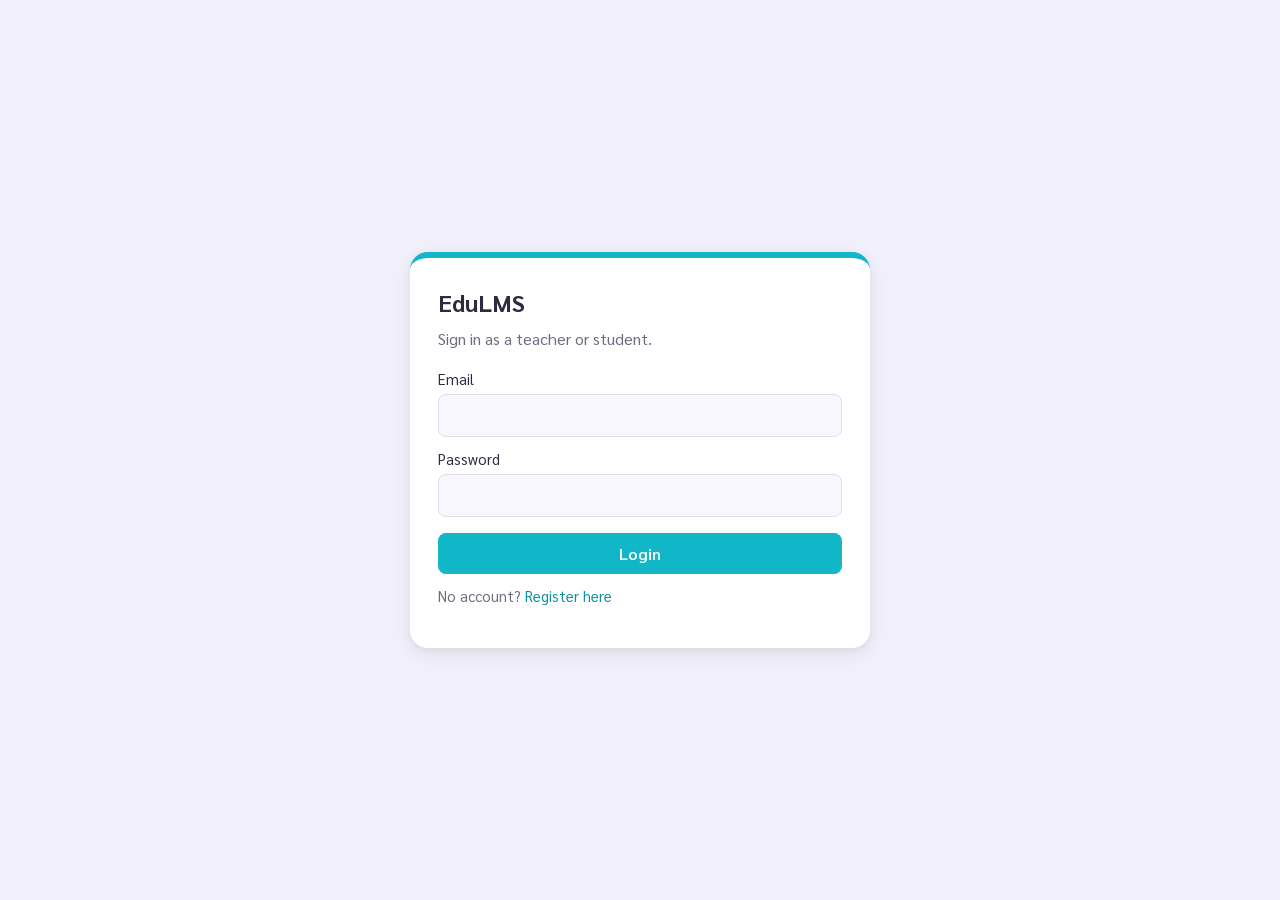
<file: docs/index.html>
<!DOCTYPE html>
<html lang="en">
<head>
  <meta charset="UTF-8" />
  <meta name="viewport" content="width=device-width, initial-scale=1.0" />
  <title>EduLMS | Login</title>
  <link rel="preconnect" href="https://fonts.googleapis.com">
  <link rel="preconnect" href="https://fonts.gstatic.com" crossorigin>
  <link href="https://fonts.googleapis.com/css2?family=Sarabun:wght@400;500;600;700&display=swap" rel="stylesheet">
  <link rel="stylesheet" href="css/styles.css" />
</head>
<body>
  <main class="container-auth">
    <section class="auth-card">
      <h1>EduLMS</h1>
      <p class="subtitle">Sign in as a teacher or student.</p>
      <form id="loginForm">
        <label for="email">Email</label>
        <input id="email" name="email" type="email" required />

        <label for="password">Password</label>
        <input id="password" name="password" type="password" required />

        <button type="submit" style="margin-top:16px;">Login</button>
        <div id="message" class="message hidden"></div>
      </form>
      <p class="auth-footer">No account? <a href="register.html">Register here</a></p>
    </section>
  </main>
  <script src="js/config.js"></script>
  <script src="js/api.js"></script>
  <script src="js/auth.js"></script>
  <script src="js/login.js"></script>
</body>
</html>
</file>
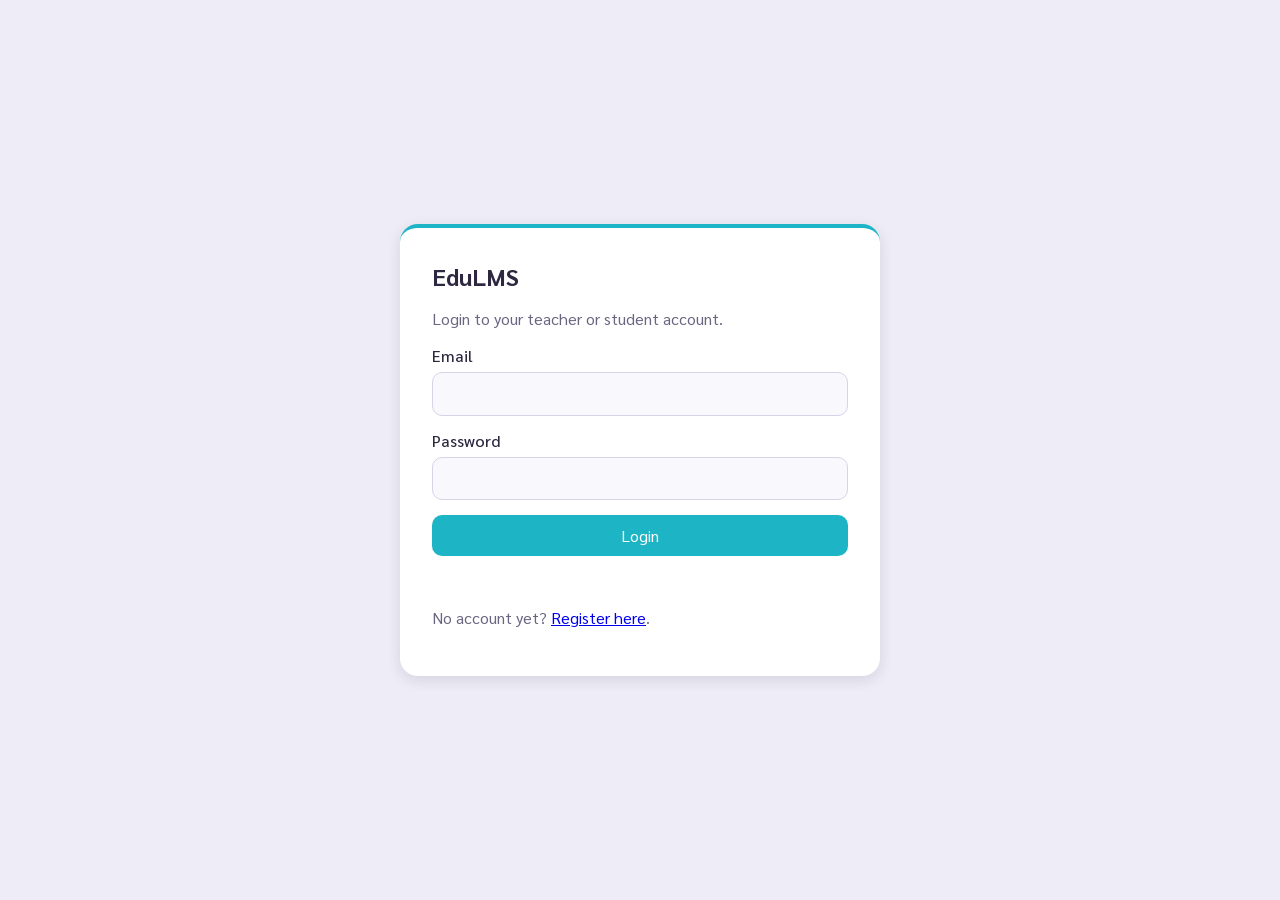
<file: frontend/index.html>
<!DOCTYPE html>
<html lang="en">
  <head>
    <meta charset="UTF-8" />
    <meta name="viewport" content="width=device-width, initial-scale=1.0" />
    <title>EduLMS | Login</title>
    <link rel="preconnect" href="https://fonts.googleapis.com" />
    <link rel="preconnect" href="https://fonts.gstatic.com" crossorigin />
    <link href="https://fonts.googleapis.com/css2?family=Sarabun:wght@300;400;500;600;700&display=swap" rel="stylesheet" />
    <link rel="stylesheet" href="./css/styles.css" />
  </head>
  <body class="auth-page">
    <main class="auth-container">
      <section class="auth-card">
        <h1 class="brand-title">EduLMS</h1>
        <p class="auth-subtitle">Login to your teacher or student account.</p>

        <form id="login-form" class="auth-form">
          <label>
            Email
            <input type="email" id="email" name="email" required />
          </label>
          <label>
            Password
            <input type="password" id="password" name="password" required />
          </label>
          <button type="submit" class="btn btn-primary">Login</button>
        </form>

        <p id="login-message" class="form-message" aria-live="polite"></p>
        <p class="auth-link-row">No account yet? <a href="./pages/register.html">Register here</a>.</p>
      </section>
    </main>

    <script src="./js/config.js"></script>
    <script src="./js/api.js"></script>
    <script src="./js/auth.js"></script>
  </body>
</html>
</file>
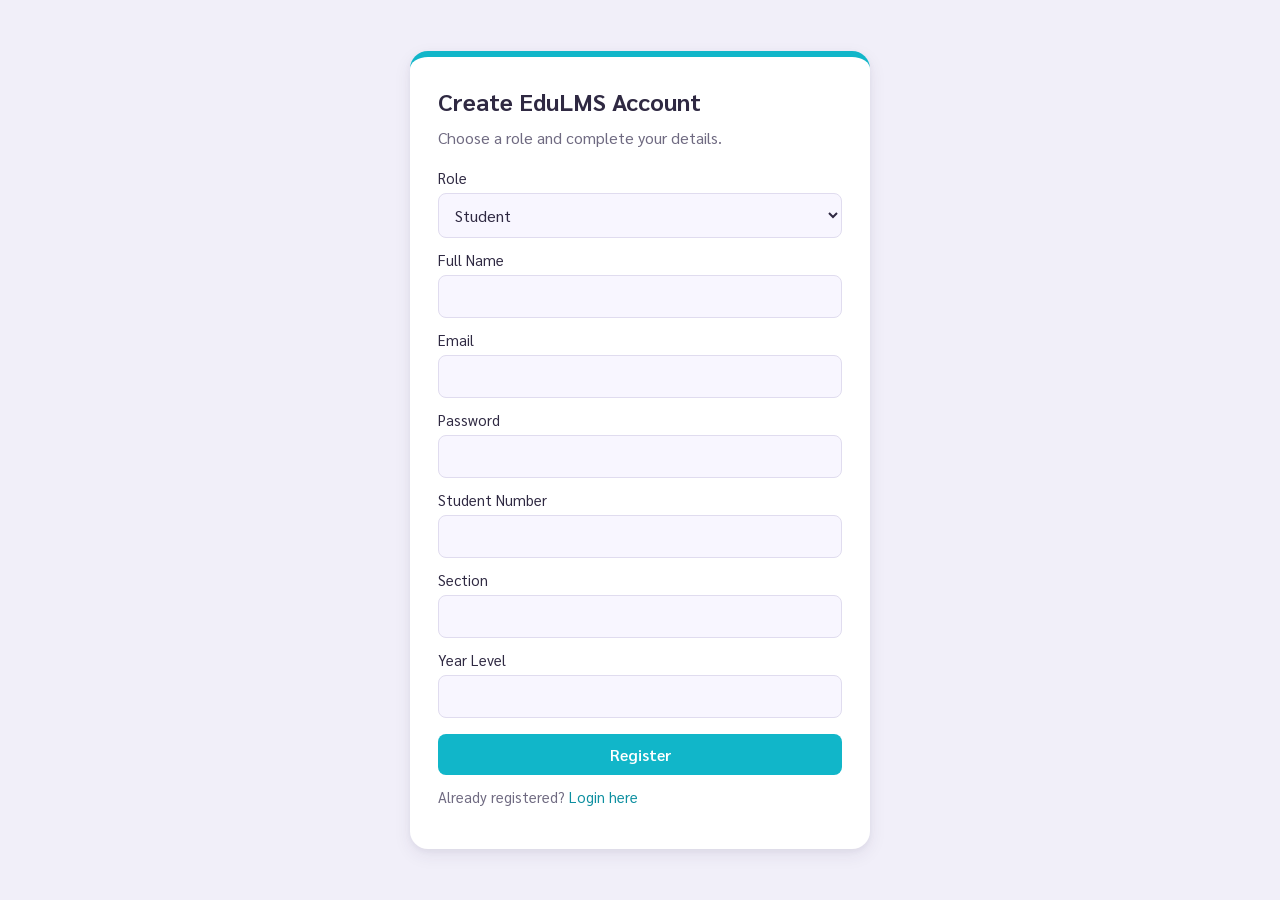
<file: docs/register.html>
<!DOCTYPE html>
<html lang="en">
<head>
  <meta charset="UTF-8" />
  <meta name="viewport" content="width=device-width, initial-scale=1.0" />
  <title>EduLMS | Register</title>
  <link rel="preconnect" href="https://fonts.googleapis.com">
  <link rel="preconnect" href="https://fonts.gstatic.com" crossorigin>
  <link href="https://fonts.googleapis.com/css2?family=Sarabun:wght@400;500;600;700&display=swap" rel="stylesheet">
  <link rel="stylesheet" href="css/styles.css" />
</head>
<body>
  <main class="container-auth">
    <section class="auth-card">
      <h1>Create EduLMS Account</h1>
      <p class="subtitle">Choose a role and complete your details.</p>
      <form id="registerForm">
        <label for="role">Role</label>
        <select id="role" name="role" required>
          <option value="student">Student</option>
          <option value="teacher">Teacher</option>
        </select>

        <label for="full_name">Full Name</label>
        <input id="full_name" name="full_name" required />

        <label for="email">Email</label>
        <input id="email" name="email" type="email" required />

        <label for="password">Password</label>
        <input id="password" name="password" type="password" minlength="8" required />

        <div id="teacherFields" class="hidden">
          <label for="department">Department</label>
          <input id="department" name="department" />
        </div>

        <div id="studentFields">
          <label for="student_number">Student Number</label>
          <input id="student_number" name="student_number" />

          <label for="section">Section</label>
          <input id="section" name="section" />

          <label for="year_level">Year Level</label>
          <input id="year_level" name="year_level" />
        </div>

        <button type="submit" style="margin-top:16px;">Register</button>
        <div id="message" class="message hidden"></div>
      </form>
      <p class="auth-footer">Already registered? <a href="index.html">Login here</a></p>
    </section>
  </main>
  <script src="js/config.js"></script>
  <script src="js/api.js"></script>
  <script src="js/register.js"></script>
</body>
</html>
</file>
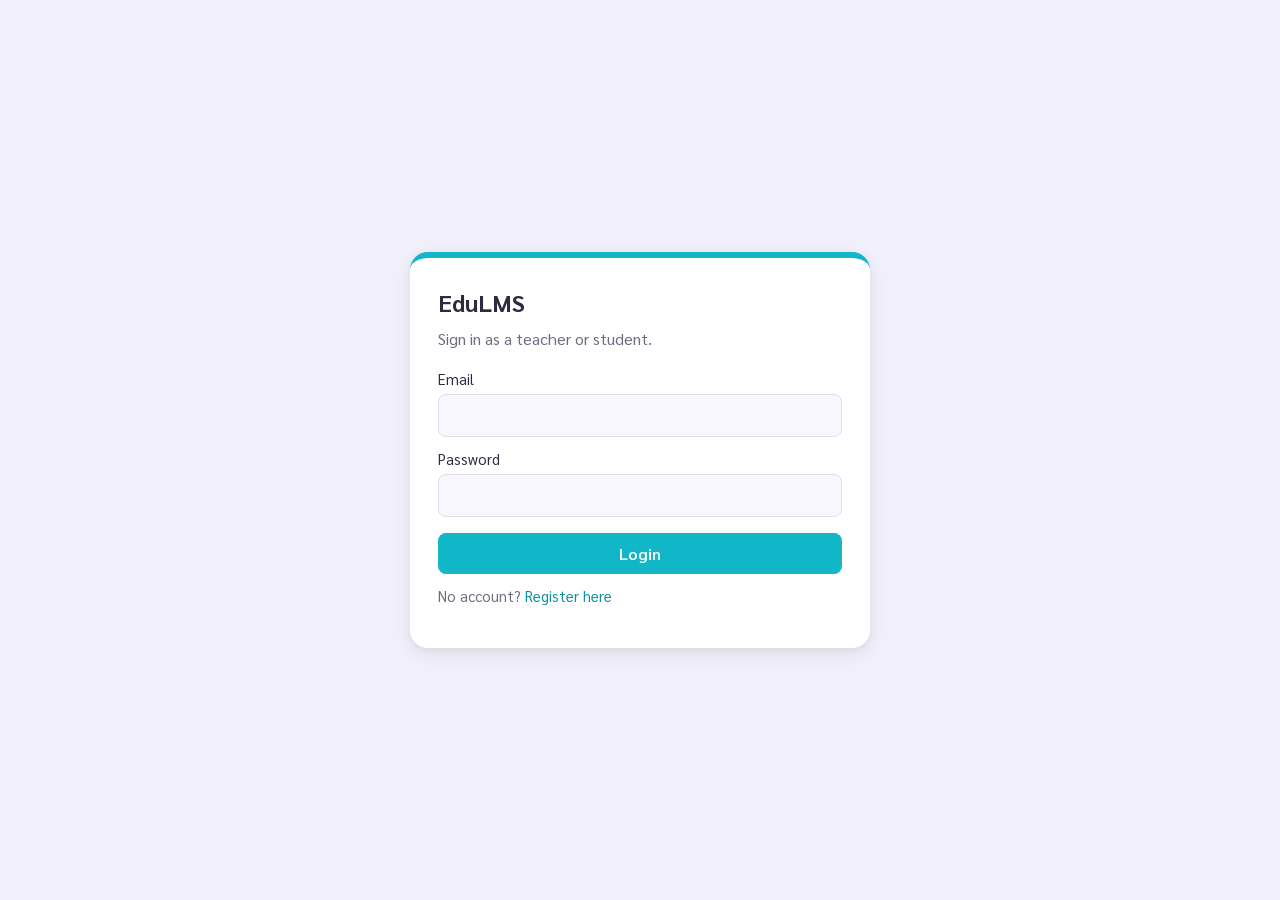
<file: docs/student-dashboard.html>
<!DOCTYPE html>
<html lang="en">
<head>
  <meta charset="UTF-8" />
  <meta name="viewport" content="width=device-width, initial-scale=1.0" />
  <title>EduLMS | Student Dashboard</title>
  <link rel="preconnect" href="https://fonts.googleapis.com">
  <link rel="preconnect" href="https://fonts.gstatic.com" crossorigin>
  <link href="https://fonts.googleapis.com/css2?family=Sarabun:wght@400;500;600;700&display=swap" rel="stylesheet">
  <link rel="stylesheet" href="css/styles.css" />
</head>
<body>
  <div class="app-shell">
    <aside class="sidebar">
      <div class="brand">EduLMS Student</div>
      <a class="nav-link active" href="#">Dashboard</a>
      <a class="nav-link" href="#assignments">Assignments</a>
      <a class="nav-link" href="#announcements">Announcements</a>
      <a class="nav-link" href="#grades">Grades</a>
      <a class="nav-link" href="#calendar">Calendar</a>
      <a class="nav-link" href="#messages">Messages</a>
    </aside>

    <main class="main-content">
      <div class="topbar">
        <strong>Hello, <span id="studentName"></span></strong>
        <div style="display:flex; gap:8px;">
          <button id="themeToggle" class="secondary" type="button">Dark Mode</button>
          <button id="logoutBtn" class="secondary" type="button">Logout</button>
        </div>
      </div>

      <section class="grid-cards">
        <article class="card"><div class="card-head">Assignments</div><div class="card-body"><h2 id="summaryAssignments">0</h2></div></article>
        <article class="card"><div class="card-head">Announcements</div><div class="card-body"><h2 id="summaryAnnouncements">0</h2></div></article>
        <article class="card"><div class="card-head">Grades</div><div class="card-body"><h2 id="summaryGrades">0</h2></div></article>
      </section>

      <section class="layout-two-col" id="assignments">
        <article class="card">
          <div class="card-head">Upcoming Assignments</div>
          <div class="card-body table-wrap">
            <table><thead><tr><th>Title</th><th>Description</th><th>Due Date</th><th>Status</th></tr></thead><tbody id="assignmentsBody"></tbody></table>
          </div>
        </article>
        <article class="card" id="announcements">
          <div class="card-head">Announcement Feed</div>
          <div class="card-body" id="announcementsList"></div>
        </article>
      </section>

      <section class="layout-two-col" style="margin-top:16px;" id="grades">
        <article class="card">
          <div class="card-head">Grades</div>
          <div class="card-body table-wrap">
            <table><thead><tr><th>Assignment</th><th>Score</th><th>Remarks</th><th>Date</th></tr></thead><tbody id="gradesBody"></tbody></table>
          </div>
        </article>
        <article class="card" id="calendar">
          <div class="card-head">Calendar</div>
          <div class="card-body"><ul id="calendarList"></ul></div>
        </article>
      </section>

      <section class="layout-two-col" id="messages" style="margin-top:16px;">
        <article class="card">
          <div class="card-head">Message Teacher</div>
          <div class="card-body">
            <form id="messageForm">
              <label>Teacher User ID</label><input name="receiver_user_id" required>
              <label>Message</label><textarea name="message_body" required></textarea>
              <button type="submit" style="margin-top:12px;">Send</button>
              <div class="message hidden"></div>
            </form>
          </div>
        </article>
        <article class="card">
          <div class="card-head">Recent Messages</div>
          <div class="card-body"><ul id="messageHistory"></ul></div>
        </article>
      </section>
    </main>
  </div>
  <script src="js/config.js"></script>
  <script src="js/api.js"></script>
  <script src="js/auth.js"></script>
  <script src="js/student-dashboard.js"></script>
</body>
</html>
</file>
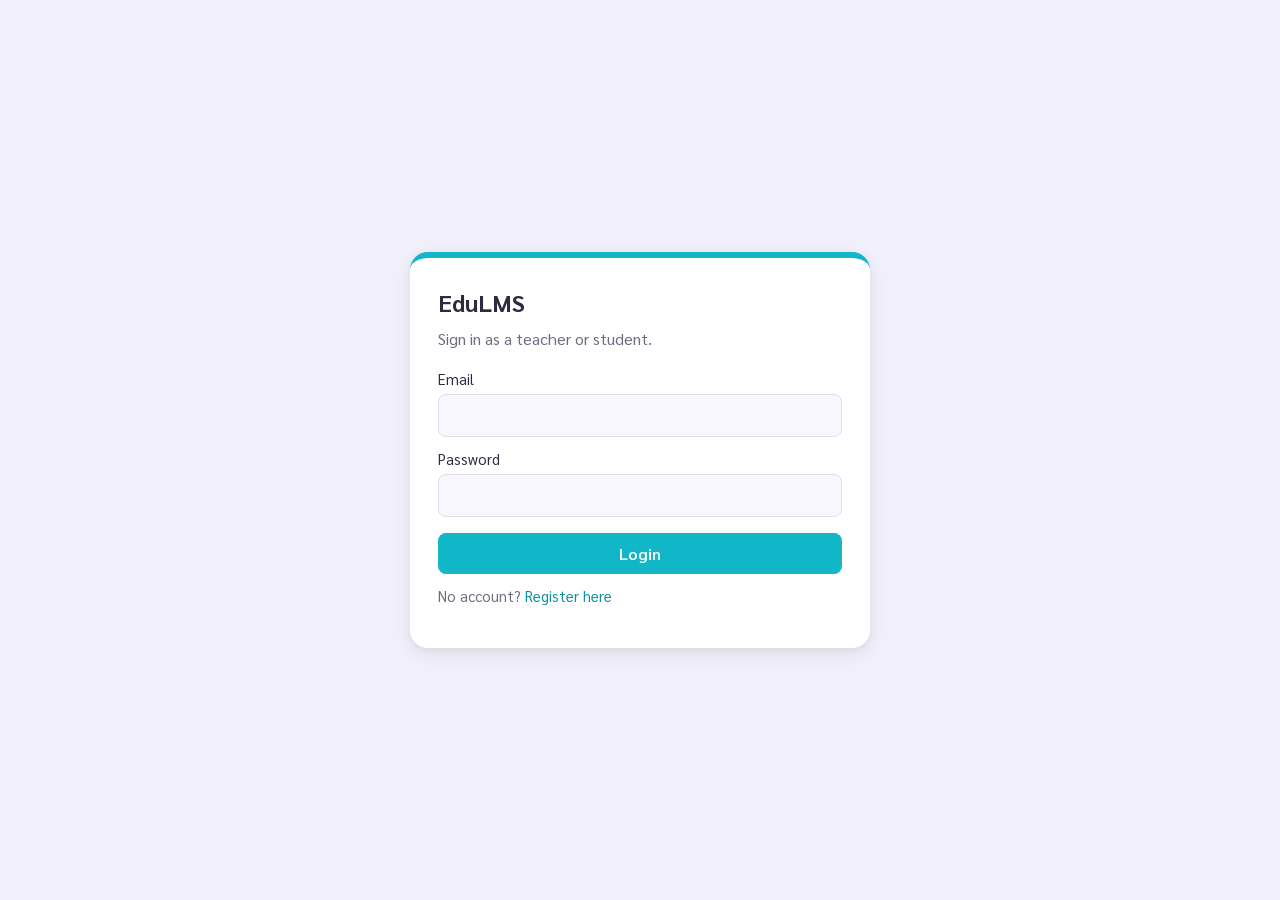
<file: docs/teacher-dashboard.html>
<!DOCTYPE html>
<html lang="en">
<head>
  <meta charset="UTF-8" />
  <meta name="viewport" content="width=device-width, initial-scale=1.0" />
  <title>EduLMS | Teacher Dashboard</title>
  <link rel="preconnect" href="https://fonts.googleapis.com">
  <link rel="preconnect" href="https://fonts.gstatic.com" crossorigin>
  <link href="https://fonts.googleapis.com/css2?family=Sarabun:wght@400;500;600;700&display=swap" rel="stylesheet">
  <link rel="stylesheet" href="css/styles.css" />
</head>
<body>
  <div class="app-shell">
    <aside class="sidebar">
      <div class="brand">EduLMS Teacher</div>
      <a class="nav-link active" href="#">Dashboard</a>
      <a class="nav-link" href="#students">Student Management</a>
      <a class="nav-link" href="#assignments">Assignments</a>
      <a class="nav-link" href="#announcements">Announcements</a>
      <a class="nav-link" href="#grades">Grades</a>
      <a class="nav-link" href="#calendar">Calendar</a>
    </aside>

    <main class="main-content">
      <div class="topbar">
        <strong>Welcome, <span id="teacherName"></span></strong>
        <div style="display:flex; gap:8px;">
          <button id="themeToggle" class="secondary" type="button">Dark Mode</button>
          <button id="logoutBtn" class="secondary" type="button">Logout</button>
        </div>
      </div>

      <section class="grid-cards">
        <article class="card"><div class="card-head">Students</div><div class="card-body"><h2 id="summaryStudents">0</h2></div></article>
        <article class="card"><div class="card-head">Assignments</div><div class="card-body"><h2 id="summaryAssignments">0</h2></div></article>
        <article class="card"><div class="card-head">Announcements</div><div class="card-body"><h2 id="summaryAnnouncements">0</h2></div></article>
        <article class="card"><div class="card-head">Grades Recorded</div><div class="card-body"><h2 id="summaryGrades">0</h2></div></article>
      </section>

      <section class="layout-two-col">
        <article class="card" id="students">
          <div class="card-head">Student Master List</div>
          <div class="card-body table-wrap">
            <table><thead><tr><th>Student #</th><th>Name</th><th>Section</th><th>Year</th></tr></thead><tbody id="studentsBody"></tbody></table>
          </div>
        </article>

        <article class="card">
          <div class="card-head">Add Student</div>
          <div class="card-body">
            <form id="addStudentForm">
              <label>Full Name</label><input name="full_name" required>
              <label>Email</label><input name="email" type="email" required>
              <label>Password</label><input name="password" type="password" minlength="8" required>
              <label>Student Number</label><input name="student_number" required>
              <label>Section</label><input name="section" required>
              <label>Year Level</label><input name="year_level" required>
              <button type="submit" style="margin-top:12px;">Add Student</button>
              <div class="message hidden"></div>
            </form>
          </div>
        </article>
      </section>

      <section class="layout-two-col" id="assignments" style="margin-top:16px;">
        <article class="card">
          <div class="card-head">Assignments</div>
          <div class="card-body table-wrap">
            <table><thead><tr><th>Title</th><th>Description</th><th>Due Date</th><th>Status</th></tr></thead><tbody id="assignmentsBody"></tbody></table>
          </div>
        </article>
        <article class="card">
          <div class="card-head">Create Assignment</div>
          <div class="card-body">
            <form id="assignmentForm">
              <label>Title</label><input name="title" required>
              <label>Description</label><textarea name="description" required></textarea>
              <label>Due Date</label><input name="due_date" type="date" required>
              <label>Status</label><select name="status"><option>Open</option><option>Closed</option></select>
              <button type="submit" style="margin-top:12px;">Create</button>
              <div class="message hidden"></div>
            </form>
          </div>
        </article>
      </section>

      <section class="layout-two-col" id="announcements" style="margin-top:16px;">
        <article class="card">
          <div class="card-head">Announcements Feed</div>
          <div class="card-body" id="announcementsList"></div>
        </article>
        <article class="card">
          <div class="card-head">Post Announcement</div>
          <div class="card-body">
            <form id="announcementForm">
              <label>Title</label><input name="title" required>
              <label>Content</label><textarea name="content" required></textarea>
              <button type="submit" style="margin-top:12px;">Post</button>
              <div class="message hidden"></div>
            </form>
          </div>
        </article>
      </section>

      <section class="layout-two-col" id="grades" style="margin-top:16px;">
        <article class="card">
          <div class="card-head">Grades</div>
          <div class="card-body table-wrap">
            <table><thead><tr><th>Student</th><th>Assignment</th><th>Score</th><th>Remarks</th></tr></thead><tbody id="gradesBody"></tbody></table>
          </div>
        </article>
        <article class="card">
          <div class="card-head">Assign Grade</div>
          <div class="card-body">
            <form id="gradeForm">
              <label>Student ID</label><input name="student_id" required>
              <label>Assignment ID</label><input name="assignment_id" required>
              <label>Score</label><input name="score" type="number" step="0.01" required>
              <label>Remarks</label><input name="remarks" required>
              <button type="submit" style="margin-top:12px;">Save Grade</button>
              <div class="message hidden"></div>
            </form>
          </div>
        </article>
      </section>

      <section class="card" id="calendar" style="margin-top:16px;">
        <div class="card-head">Calendar Overview</div>
        <div class="card-body"><ul id="calendarList"></ul></div>
      </section>
    </main>
  </div>
  <script src="js/config.js"></script>
  <script src="js/api.js"></script>
  <script src="js/auth.js"></script>
  <script src="js/teacher-dashboard.js"></script>
</body>
</html>
</file>
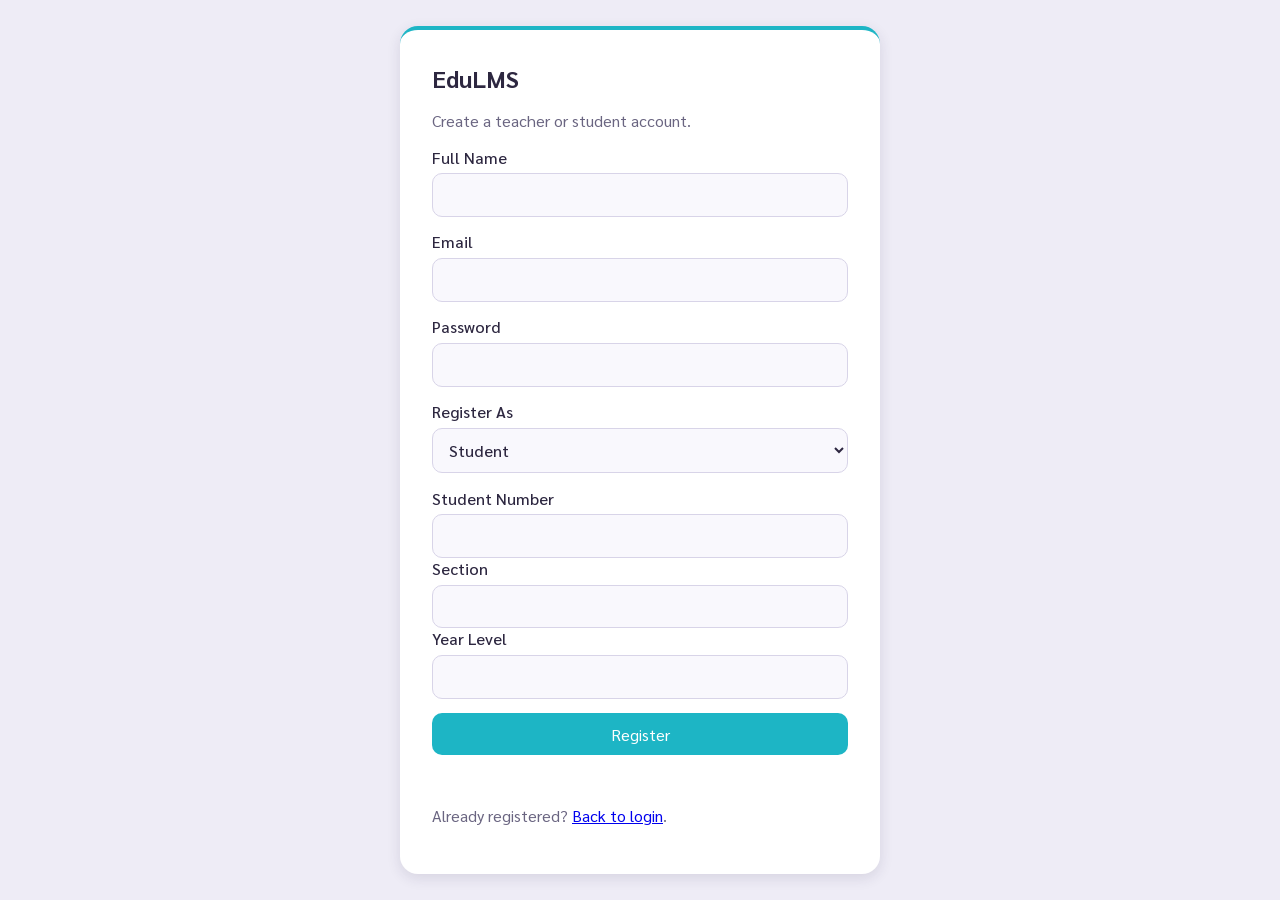
<file: frontend/pages/register.html>
<!DOCTYPE html>
<html lang="en">
  <head>
    <meta charset="UTF-8" />
    <meta name="viewport" content="width=device-width, initial-scale=1.0" />
    <title>EduLMS | Register</title>
    <link rel="preconnect" href="https://fonts.googleapis.com" />
    <link rel="preconnect" href="https://fonts.gstatic.com" crossorigin />
    <link href="https://fonts.googleapis.com/css2?family=Sarabun:wght@300;400;500;600;700&display=swap" rel="stylesheet" />
    <link rel="stylesheet" href="../css/styles.css" />
  </head>
  <body class="auth-page">
    <main class="auth-container">
      <section class="auth-card">
        <h1 class="brand-title">EduLMS</h1>
        <p class="auth-subtitle">Create a teacher or student account.</p>

        <form id="register-form" class="auth-form">
          <label>
            Full Name
            <input type="text" id="full_name" name="full_name" required />
          </label>
          <label>
            Email
            <input type="email" id="email" name="email" required />
          </label>
          <label>
            Password
            <input type="password" id="password" name="password" minlength="8" required />
          </label>
          <label>
            Register As
            <select id="role" name="role" required>
              <option value="student">Student</option>
              <option value="teacher">Teacher</option>
            </select>
          </label>

          <div id="student-fields" class="role-fields">
            <label>
              Student Number
              <input type="text" id="student_number" name="student_number" />
            </label>
            <label>
              Section
              <input type="text" id="section" name="section" />
            </label>
            <label>
              Year Level
              <input type="text" id="year_level" name="year_level" />
            </label>
          </div>

          <div id="teacher-fields" class="role-fields hidden">
            <label>
              Department
              <input type="text" id="department" name="department" />
            </label>
          </div>

          <button type="submit" class="btn btn-primary">Register</button>
        </form>

        <p id="register-message" class="form-message" aria-live="polite"></p>
        <p class="auth-link-row">Already registered? <a href="../index.html">Back to login</a>.</p>
      </section>
    </main>

    <script src="../js/config.js"></script>
    <script src="../js/api.js"></script>
    <script src="../js/register.js"></script>
  </body>
</html>
</file>
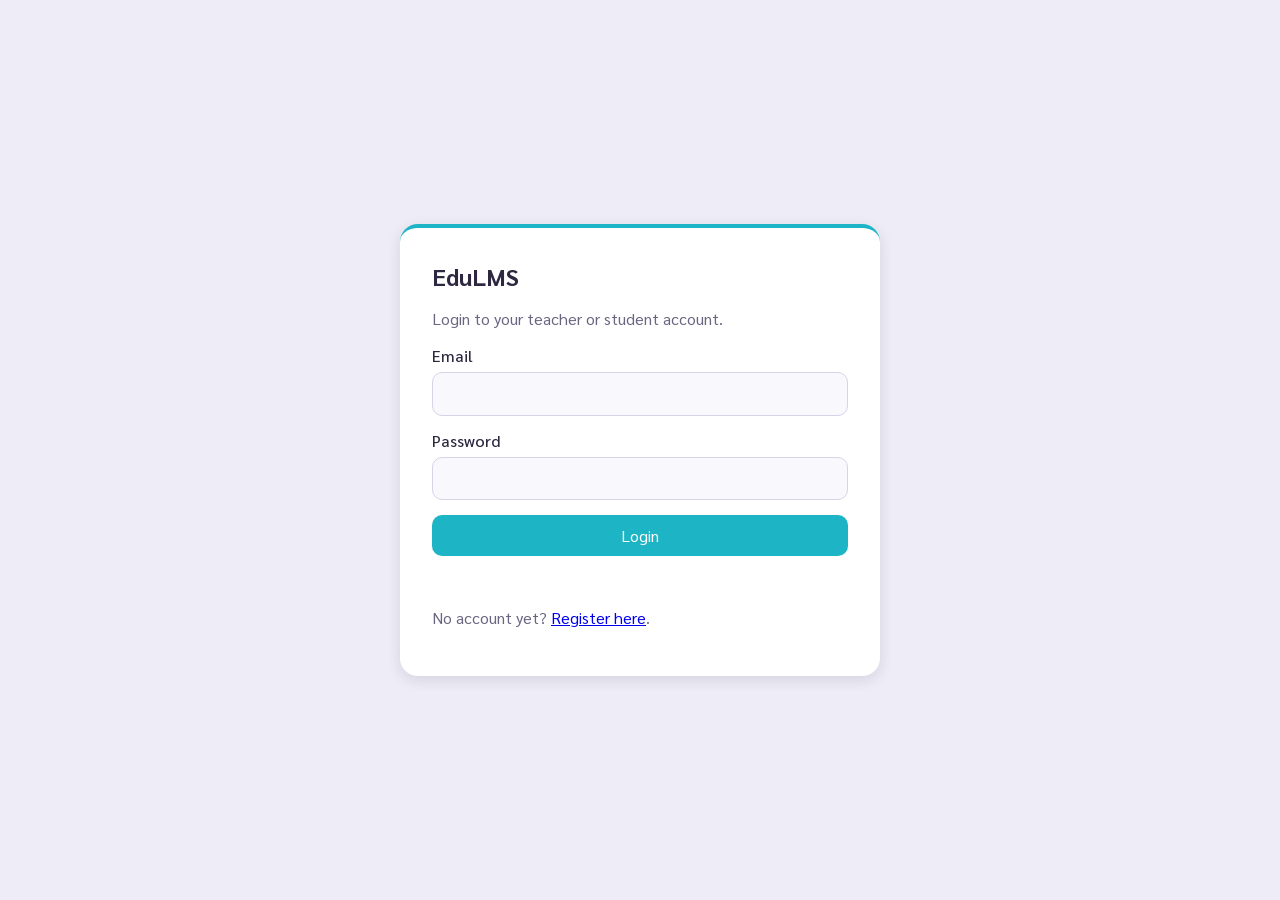
<file: frontend/pages/student-dashboard.html>
<!DOCTYPE html>
<html lang="en">
  <head>
    <meta charset="UTF-8" />
    <meta name="viewport" content="width=device-width, initial-scale=1.0" />
    <title>EduLMS | Student Dashboard</title>
    <link rel="preconnect" href="https://fonts.googleapis.com" />
    <link rel="preconnect" href="https://fonts.gstatic.com" crossorigin />
    <link href="https://fonts.googleapis.com/css2?family=Sarabun:wght@300;400;500;600;700&display=swap" rel="stylesheet" />
    <link rel="stylesheet" href="../css/styles.css" />
  </head>
  <body>
    <div class="dashboard-shell">
      <aside class="sidebar">
        <h1 class="brand-title">EduLMS</h1>
        <nav class="nav-list">
          <button class="nav-item active" data-section="overview">Overview</button>
          <button class="nav-item" data-section="assignments">Assignments</button>
          <button class="nav-item" data-section="announcements">Announcements</button>
          <button class="nav-item" data-section="grades">Grades</button>
          <button class="nav-item" data-section="calendar">Calendar</button>
          <button class="nav-item" data-section="messages">Messages</button>
        </nav>
        <button id="toggle-theme" class="btn btn-secondary">Toggle Theme</button>
      </aside>

      <div class="main-content">
        <header class="top-header">
          <h2>Student Dashboard</h2>
          <div>
            <span id="student-name"></span>
            <button id="logout-btn" class="btn btn-secondary">Logout</button>
          </div>
        </header>

        <section id="overview" class="panel-section active">
          <div class="cards-grid" id="student-summary-cards"></div>
        </section>

        <section id="assignments" class="panel-section">
          <article class="card">
            <h3>Upcoming Assignments</h3>
            <ul id="student-assignment-list" class="stack-list"></ul>
          </article>
        </section>

        <section id="announcements" class="panel-section">
          <article class="card">
            <h3>Announcement Feed</h3>
            <ul id="student-announcement-list" class="stack-list"></ul>
          </article>
        </section>

        <section id="grades" class="panel-section">
          <article class="card">
            <h3>Your Grades</h3>
            <div class="table-wrap">
              <table>
                <thead><tr><th>Assignment ID</th><th>Score</th><th>Remarks</th><th>Date</th></tr></thead>
                <tbody id="student-grade-table"></tbody>
              </table>
            </div>
          </article>
        </section>

        <section id="calendar" class="panel-section">
          <article class="card">
            <h3>Class Calendar</h3>
            <ul id="student-calendar-list" class="stack-list"></ul>
          </article>
        </section>

        <section id="messages" class="panel-section">
          <article class="card">
            <h3>Message Teacher</h3>
            <form id="message-form" class="grid-form">
              <input type="text" name="receiver_user_id" placeholder="Teacher User ID" required />
              <textarea name="message_body" placeholder="Write your message" required></textarea>
              <button type="submit" class="btn btn-primary">Send Message</button>
            </form>
            <p id="message-status" class="form-message"></p>
          </article>
          <article class="card">
            <h3>Recent Messages</h3>
            <ul id="message-list" class="stack-list"></ul>
          </article>
        </section>
      </div>
    </div>

    <script src="../js/config.js"></script>
    <script src="../js/api.js"></script>
    <script src="../js/dashboard-common.js"></script>
    <script src="../js/student-dashboard.js"></script>
  </body>
</html>
</file>
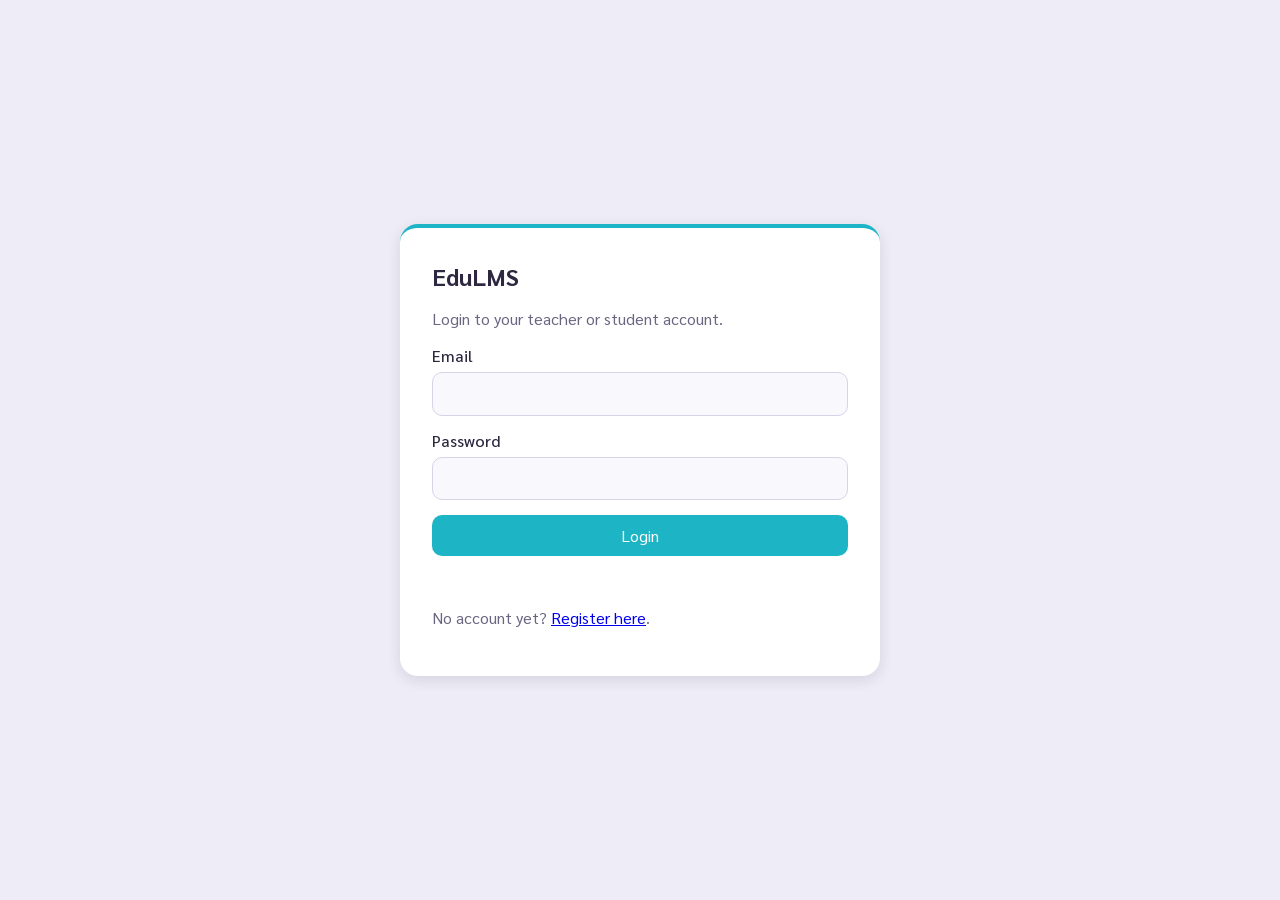
<file: frontend/pages/teacher-dashboard.html>
<!DOCTYPE html>
<html lang="en">
  <head>
    <meta charset="UTF-8" />
    <meta name="viewport" content="width=device-width, initial-scale=1.0" />
    <title>EduLMS | Teacher Dashboard</title>
    <link rel="preconnect" href="https://fonts.googleapis.com" />
    <link rel="preconnect" href="https://fonts.gstatic.com" crossorigin />
    <link href="https://fonts.googleapis.com/css2?family=Sarabun:wght@300;400;500;600;700&display=swap" rel="stylesheet" />
    <link rel="stylesheet" href="../css/styles.css" />
  </head>
  <body>
    <div class="dashboard-shell">
      <aside class="sidebar">
        <h1 class="brand-title">EduLMS</h1>
        <nav class="nav-list">
          <button class="nav-item active" data-section="overview">Overview</button>
          <button class="nav-item" data-section="students">Student Management</button>
          <button class="nav-item" data-section="assignments">Assignments</button>
          <button class="nav-item" data-section="announcements">Announcements</button>
          <button class="nav-item" data-section="grades">Grades</button>
          <button class="nav-item" data-section="calendar">Calendar</button>
        </nav>
        <button id="toggle-theme" class="btn btn-secondary">Toggle Theme</button>
      </aside>

      <div class="main-content">
        <header class="top-header">
          <h2 id="dashboard-title">Teacher Dashboard</h2>
          <div>
            <span id="teacher-name"></span>
            <button id="logout-btn" class="btn btn-secondary">Logout</button>
          </div>
        </header>

        <section id="overview" class="panel-section active">
          <div class="cards-grid" id="teacher-summary-cards"></div>
        </section>

        <section id="students" class="panel-section">
          <article class="card">
            <h3>Student Master List</h3>
            <div class="table-wrap">
              <table>
                <thead>
                  <tr><th>Name</th><th>Student #</th><th>Section</th><th>Year</th></tr>
                </thead>
                <tbody id="student-table-body"></tbody>
              </table>
            </div>
          </article>
          <article class="card">
            <h3>Add Student</h3>
            <form id="add-student-form" class="grid-form">
              <input type="text" name="full_name" placeholder="Full Name" required />
              <input type="email" name="email" placeholder="Email" required />
              <input type="text" name="student_number" placeholder="Student Number" required />
              <input type="text" name="section" placeholder="Section" required />
              <input type="text" name="year_level" placeholder="Year Level" required />
              <button type="submit" class="btn btn-primary">Add Student</button>
            </form>
            <p id="add-student-message" class="form-message"></p>
          </article>
        </section>

        <section id="assignments" class="panel-section">
          <article class="card">
            <h3>Create Assignment</h3>
            <form id="create-assignment-form" class="grid-form">
              <input type="text" name="class_id" placeholder="Class ID" required />
              <input type="text" name="title" placeholder="Assignment Title" required />
              <input type="text" name="description" placeholder="Description" required />
              <input type="date" name="due_date" required />
              <select name="status" required>
                <option value="Open">Open</option>
                <option value="Closed">Closed</option>
              </select>
              <button type="submit" class="btn btn-primary">Create Assignment</button>
            </form>
            <p id="assignment-message" class="form-message"></p>
          </article>
          <article class="card">
            <h3>Assignments</h3>
            <ul id="assignment-list" class="stack-list"></ul>
          </article>
        </section>

        <section id="announcements" class="panel-section">
          <article class="card">
            <h3>Post Announcement</h3>
            <form id="announcement-form" class="grid-form">
              <input type="text" name="class_id" placeholder="Class ID" required />
              <input type="text" name="title" placeholder="Announcement Title" required />
              <textarea name="content" placeholder="Announcement Content" required></textarea>
              <button type="submit" class="btn btn-primary">Post Announcement</button>
            </form>
            <p id="announcement-message" class="form-message"></p>
          </article>
          <article class="card">
            <h3>Recent Announcements</h3>
            <ul id="announcement-list" class="stack-list"></ul>
          </article>
        </section>

        <section id="grades" class="panel-section">
          <article class="card">
            <h3>Assign Grade</h3>
            <form id="grade-form" class="grid-form">
              <input type="text" name="student_id" placeholder="Student ID" required />
              <input type="text" name="class_id" placeholder="Class ID" required />
              <input type="text" name="assignment_id" placeholder="Assignment ID" required />
              <input type="number" name="score" placeholder="Score" min="0" max="100" required />
              <input type="text" name="remarks" placeholder="Remarks" required />
              <button type="submit" class="btn btn-primary">Save Grade</button>
            </form>
            <p id="grade-message" class="form-message"></p>
          </article>
          <article class="card">
            <h3>Grade Records</h3>
            <ul id="grade-list" class="stack-list"></ul>
          </article>
        </section>

        <section id="calendar" class="panel-section">
          <article class="card">
            <h3>Calendar Overview</h3>
            <ul id="calendar-list" class="stack-list"></ul>
          </article>
        </section>
      </div>
    </div>

    <script src="../js/config.js"></script>
    <script src="../js/api.js"></script>
    <script src="../js/dashboard-common.js"></script>
    <script src="../js/teacher-dashboard.js"></script>
  </body>
</html>
</file>
<file: docs/css/styles.css>
:root {
  --font-family: 'Sarabun', 'Segoe UI', Tahoma, sans-serif;
  --bg: #f1eff9;
  --surface: #ffffff;
  --surface-alt: #f8f6ff;
  --text: #2f2942;
  --muted: #6f6a81;
  --accent: #11b6c9;
  --accent-dark: #0d8fa0;
  --danger: #c33d56;
  --success: #1f9d68;
  --border: #e0dcef;
  --shadow: 0 6px 18px rgba(48, 39, 71, 0.08), 0 2px 6px rgba(48, 39, 71, 0.05);
  --radius-lg: 18px;
  --radius-md: 12px;
  --radius-sm: 8px;
  --spacing: 16px;
}

body.dark {
  --bg: #161421;
  --surface: #221f33;
  --surface-alt: #2b2740;
  --text: #ece9f9;
  --muted: #bcb6d5;
  --accent: #22c8da;
  --accent-dark: #13a8b9;
  --border: #3d3758;
  --shadow: 0 8px 22px rgba(0, 0, 0, 0.34), 0 2px 8px rgba(0, 0, 0, 0.28);
}

* { box-sizing: border-box; }
html, body { margin: 0; padding: 0; font-family: var(--font-family); background: var(--bg); color: var(--text); }

a { color: var(--accent-dark); text-decoration: none; }
a:hover { text-decoration: underline; }

.container-auth {
  min-height: 100vh;
  display: flex;
  align-items: center;
  justify-content: center;
  padding: 24px;
}

.auth-card {
  width: 100%;
  max-width: 460px;
  background: var(--surface);
  border-radius: var(--radius-lg);
  box-shadow: var(--shadow);
  border-top: 6px solid var(--accent);
  padding: 28px;
}

h1, h2, h3 { margin: 0 0 10px; }
.subtitle { margin: 0 0 20px; color: var(--muted); }

label { display: block; font-size: 0.92rem; margin: 12px 0 6px; }
input, select, textarea, button {
  width: 100%;
  border-radius: var(--radius-sm);
  border: 1px solid var(--border);
  background: var(--surface-alt);
  color: var(--text);
  font: inherit;
  padding: 10px 12px;
}

textarea { min-height: 84px; resize: vertical; }

input:focus, select:focus, textarea:focus, button:focus {
  outline: 2px solid color-mix(in srgb, var(--accent) 45%, transparent);
  outline-offset: 1px;
}

button {
  cursor: pointer;
  background: var(--accent);
  color: #fff;
  border: none;
  transition: background 0.2s ease;
  font-weight: 600;
}

button:hover { background: var(--accent-dark); }

button.secondary {
  background: transparent;
  border: 1px solid var(--border);
  color: var(--text);
}

.auth-footer { margin-top: 12px; font-size: 0.92rem; color: var(--muted); }

.app-shell {
  min-height: 100vh;
  display: grid;
  grid-template-columns: 260px 1fr;
}

.sidebar {
  background: var(--surface);
  border-right: 1px solid var(--border);
  padding: 20px 16px;
}

.brand {
  font-weight: 700;
  font-size: 1.25rem;
  margin-bottom: 18px;
}

.nav-link {
  display: block;
  padding: 10px 12px;
  margin-bottom: 8px;
  border-radius: var(--radius-sm);
  color: var(--text);
  font-weight: 500;
}

.nav-link.active, .nav-link:hover {
  background: color-mix(in srgb, var(--accent) 16%, var(--surface));
  text-decoration: none;
}

.main-content {
  padding: 18px;
}

.topbar {
  background: var(--surface);
  border: 1px solid var(--border);
  border-radius: var(--radius-md);
  box-shadow: var(--shadow);
  padding: 12px 14px;
  display: flex;
  align-items: center;
  justify-content: space-between;
  margin-bottom: 16px;
}

.grid-cards {
  display: grid;
  gap: var(--spacing);
  grid-template-columns: repeat(auto-fit, minmax(180px, 1fr));
  margin-bottom: 16px;
}

.card {
  background: var(--surface);
  border: 1px solid var(--border);
  border-radius: var(--radius-md);
  box-shadow: var(--shadow);
  overflow: hidden;
}

.card .card-head {
  border-top: 4px solid var(--accent);
  padding: 10px 14px;
  font-weight: 600;
}
.card .card-body { padding: 12px 14px 16px; }

.layout-two-col {
  display: grid;
  grid-template-columns: 1.5fr 1fr;
  gap: var(--spacing);
}

.table-wrap {
  overflow: auto;
}

table {
  width: 100%;
  border-collapse: collapse;
  min-width: 640px;
}

table th, table td {
  border-bottom: 1px solid var(--border);
  text-align: left;
  padding: 10px;
  font-size: 0.93rem;
}

.badge {
  display: inline-block;
  padding: 4px 8px;
  border-radius: 99px;
  font-size: 0.78rem;
  background: color-mix(in srgb, var(--accent) 18%, var(--surface));
}

.message {
  margin-top: 10px;
  padding: 8px 10px;
  border-radius: var(--radius-sm);
  font-size: 0.9rem;
}
.message.success { background: color-mix(in srgb, var(--success) 20%, var(--surface)); color: var(--success); }
.message.error { background: color-mix(in srgb, var(--danger) 20%, var(--surface)); color: var(--danger); }

.hidden { display: none; }

.empty-state {
  color: var(--muted);
  font-size: 0.92rem;
  padding: 14px;
  border: 1px dashed var(--border);
  border-radius: var(--radius-sm);
  background: var(--surface-alt);
}

@media (max-width: 1024px) {
  .layout-two-col { grid-template-columns: 1fr; }
}

@media (max-width: 860px) {
  .app-shell { grid-template-columns: 1fr; }
  .sidebar { border-right: none; border-bottom: 1px solid var(--border); }
  .main-content { padding: 12px; }
}
</file>
<file: frontend/css/styles.css>
:root {
  --bg: #eeecf6;
  --surface: #f9f8fd;
  --surface-2: #ffffff;
  --text: #2d2740;
  --muted: #6a6581;
  --accent: #1db5c5;
  --accent-dark: #138f9e;
  --border: #d8d4e8;
  --radius-lg: 18px;
  --radius-md: 12px;
  --shadow: 0 4px 14px rgba(41, 32, 78, 0.12);
}

body.dark {
  --bg: #1e1b2b;
  --surface: #2a253d;
  --surface-2: #312b45;
  --text: #f0edff;
  --muted: #bbb3d7;
  --accent: #30c8d7;
  --accent-dark: #23a5b2;
  --border: #4d4568;
  --shadow: 0 8px 22px rgba(11, 8, 26, 0.5);
}

* { box-sizing: border-box; }
body {
  margin: 0;
  font-family: 'Sarabun', sans-serif;
  background: var(--bg);
  color: var(--text);
}

.auth-page {
  min-height: 100vh;
  display: grid;
  place-items: center;
  padding: 1rem;
}

.auth-container { width: 100%; max-width: 480px; }
.auth-card {
  background: var(--surface-2);
  border-radius: var(--radius-lg);
  box-shadow: var(--shadow);
  padding: 2rem;
  border-top: 4px solid var(--accent);
}

.brand-title { margin: 0; font-weight: 700; }
.auth-subtitle { color: var(--muted); margin-bottom: 1rem; }
.auth-form { display: grid; gap: .9rem; }
.auth-form label { display: grid; gap: .35rem; font-weight: 500; }
input, select, textarea, button {
  font: inherit;
}
input, select, textarea {
  width: 100%;
  background: var(--surface);
  color: var(--text);
  border: 1px solid var(--border);
  border-radius: 10px;
  padding: .65rem .75rem;
}
input:focus, select:focus, textarea:focus, button:focus {
  outline: 2px solid var(--accent);
  outline-offset: 2px;
}
.btn {
  border: 0;
  border-radius: 10px;
  padding: .65rem 1rem;
  cursor: pointer;
}
.btn-primary { background: var(--accent); color: #fff; }
.btn-primary:hover { background: var(--accent-dark); }
.btn-secondary { background: var(--surface); color: var(--text); border: 1px solid var(--border); }
.form-message { min-height: 1.2rem; font-size: .95rem; }
.auth-link-row { color: var(--muted); }
.hidden { display: none; }

.dashboard-shell {
  display: grid;
  grid-template-columns: 250px 1fr;
  min-height: 100vh;
}

.sidebar {
  background: var(--surface-2);
  border-right: 1px solid var(--border);
  padding: 1.2rem;
  display: flex;
  flex-direction: column;
  gap: 1rem;
}

.nav-list { display: grid; gap: .45rem; }
.nav-item {
  text-align: left;
  border: 0;
  background: transparent;
  color: var(--text);
  padding: .65rem .7rem;
  border-radius: 10px;
  cursor: pointer;
}
.nav-item.active,
.nav-item:hover {
  background: rgba(29, 181, 197, .18);
}

.main-content { padding: 1.25rem; }
.top-header {
  display: flex;
  justify-content: space-between;
  align-items: center;
  background: var(--surface-2);
  border-radius: var(--radius-md);
  padding: .85rem 1rem;
  box-shadow: var(--shadow);
  margin-bottom: 1rem;
}

.cards-grid {
  display: grid;
  gap: 1rem;
  grid-template-columns: repeat(auto-fit, minmax(180px, 1fr));
}
.card {
  background: var(--surface-2);
  border-radius: var(--radius-lg);
  box-shadow: var(--shadow);
  border-top: 4px solid var(--accent);
  padding: 1rem;
  margin-bottom: 1rem;
}
.panel-section { display: none; }
.panel-section.active { display: block; }
.grid-form {
  display: grid;
  gap: .65rem;
  grid-template-columns: repeat(auto-fit, minmax(180px, 1fr));
}
.grid-form textarea { min-height: 90px; grid-column: 1 / -1; }

.table-wrap { overflow-x: auto; }
table {
  width: 100%;
  border-collapse: collapse;
}
th, td {
  border-bottom: 1px solid var(--border);
  padding: .55rem;
  text-align: left;
}

.stack-list {
  list-style: none;
  padding: 0;
  margin: 0;
  display: grid;
  gap: .6rem;
}
.stack-list li {
  background: var(--surface);
  border: 1px solid var(--border);
  border-radius: 10px;
  padding: .65rem;
}

@media (max-width: 900px) {
  .dashboard-shell { grid-template-columns: 1fr; }
  .sidebar { border-right: 0; border-bottom: 1px solid var(--border); }
}
</file>
